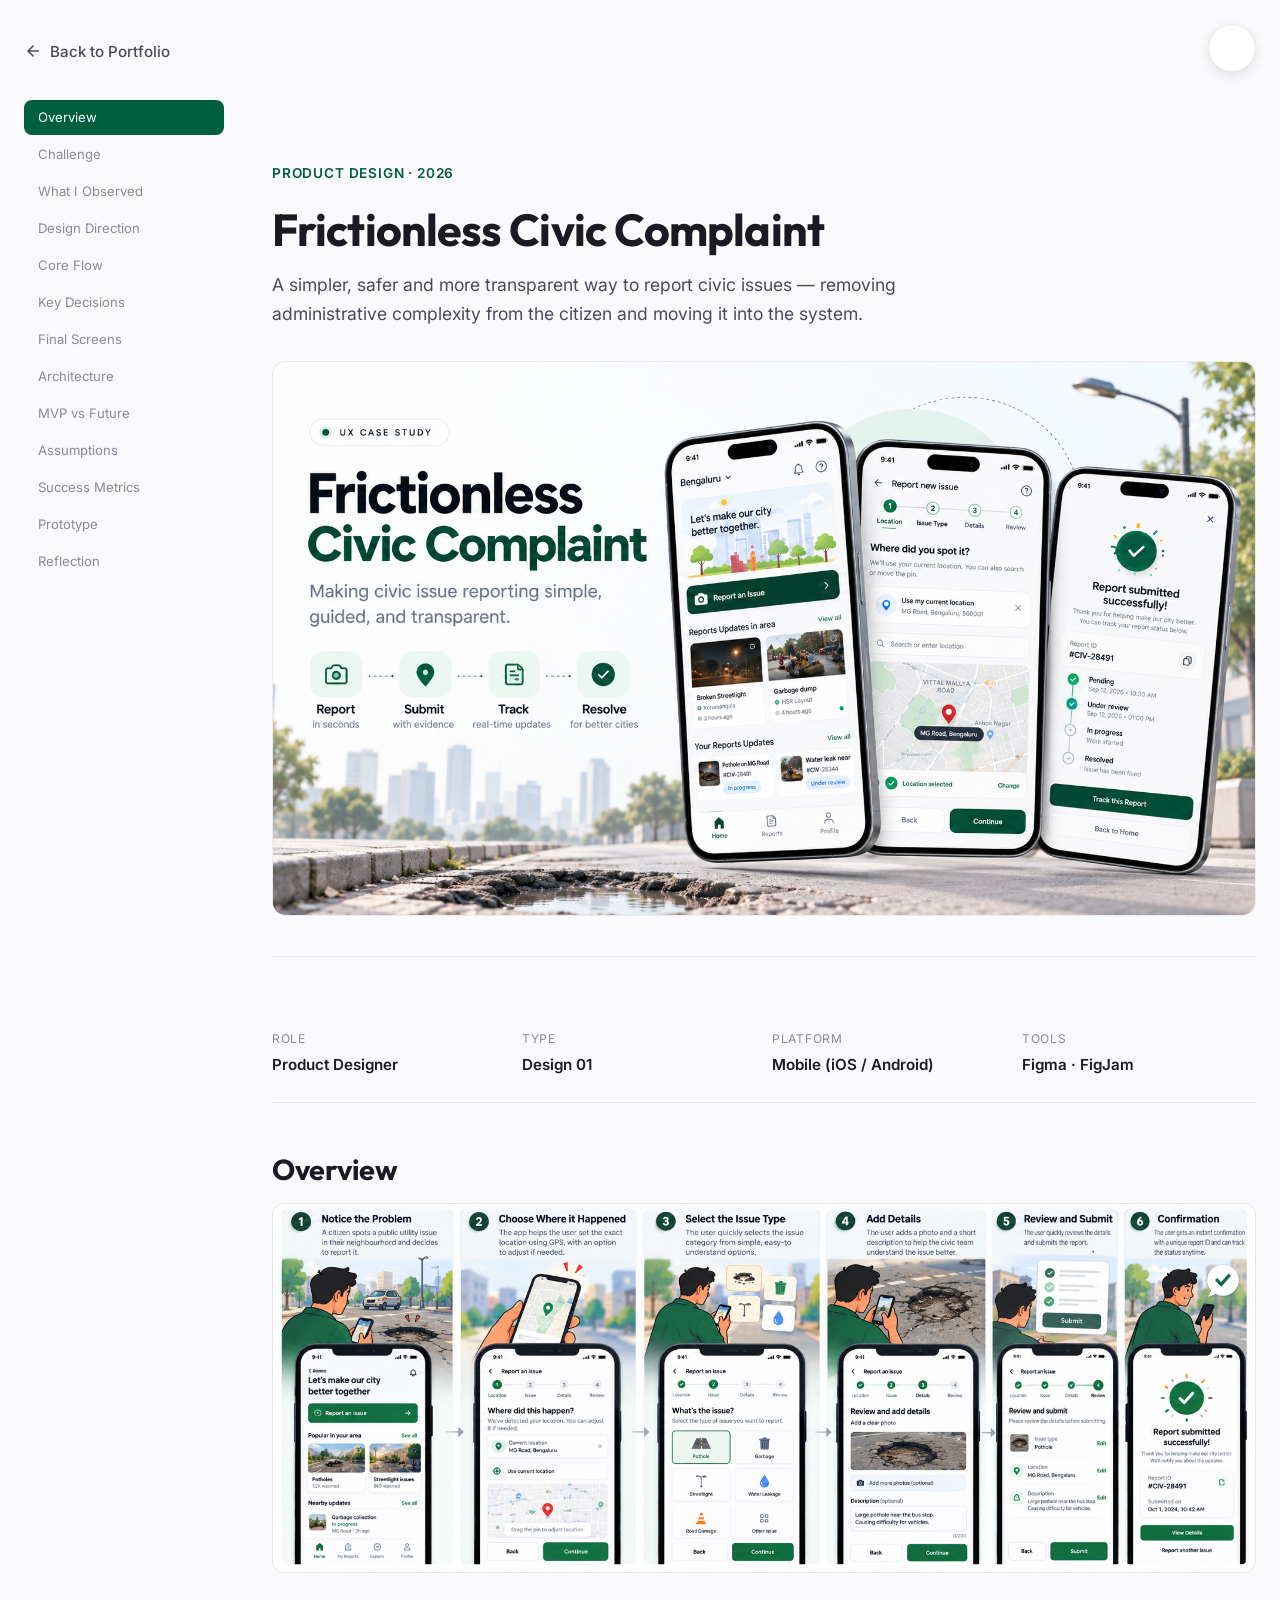
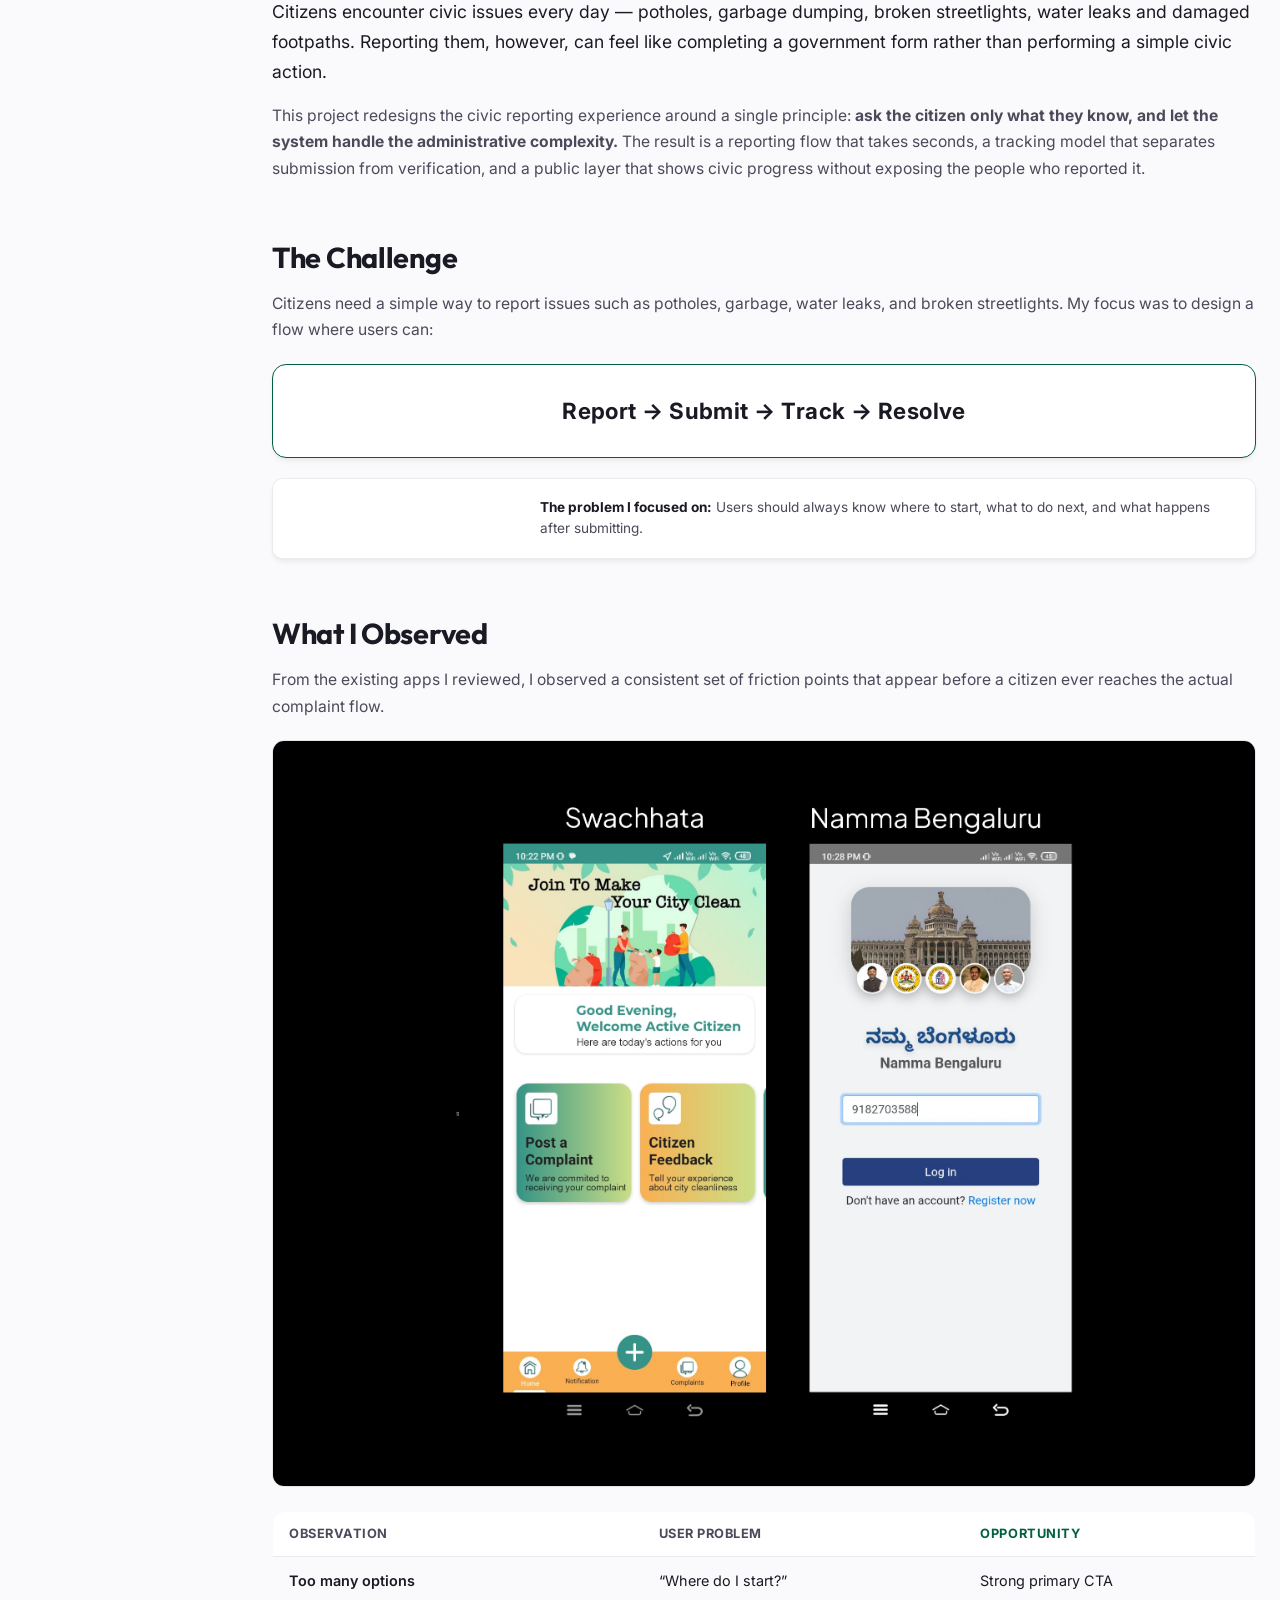
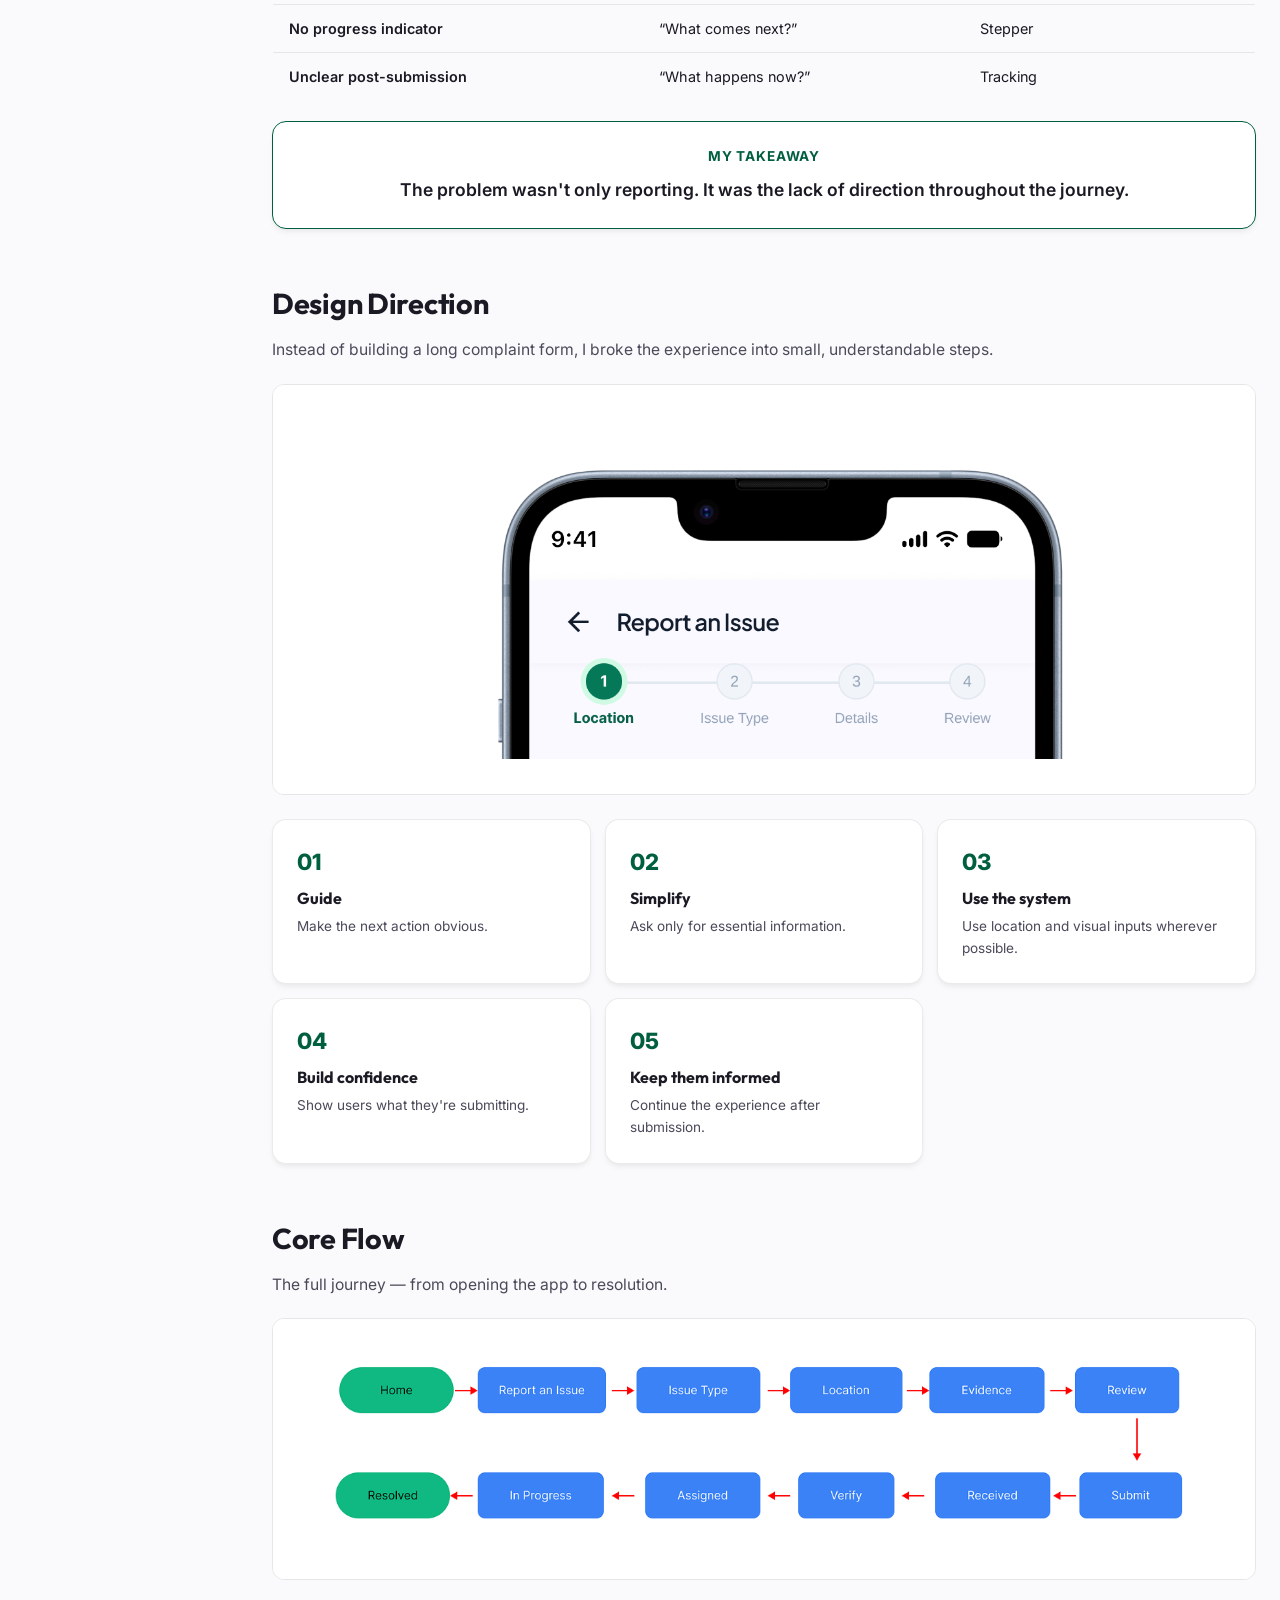
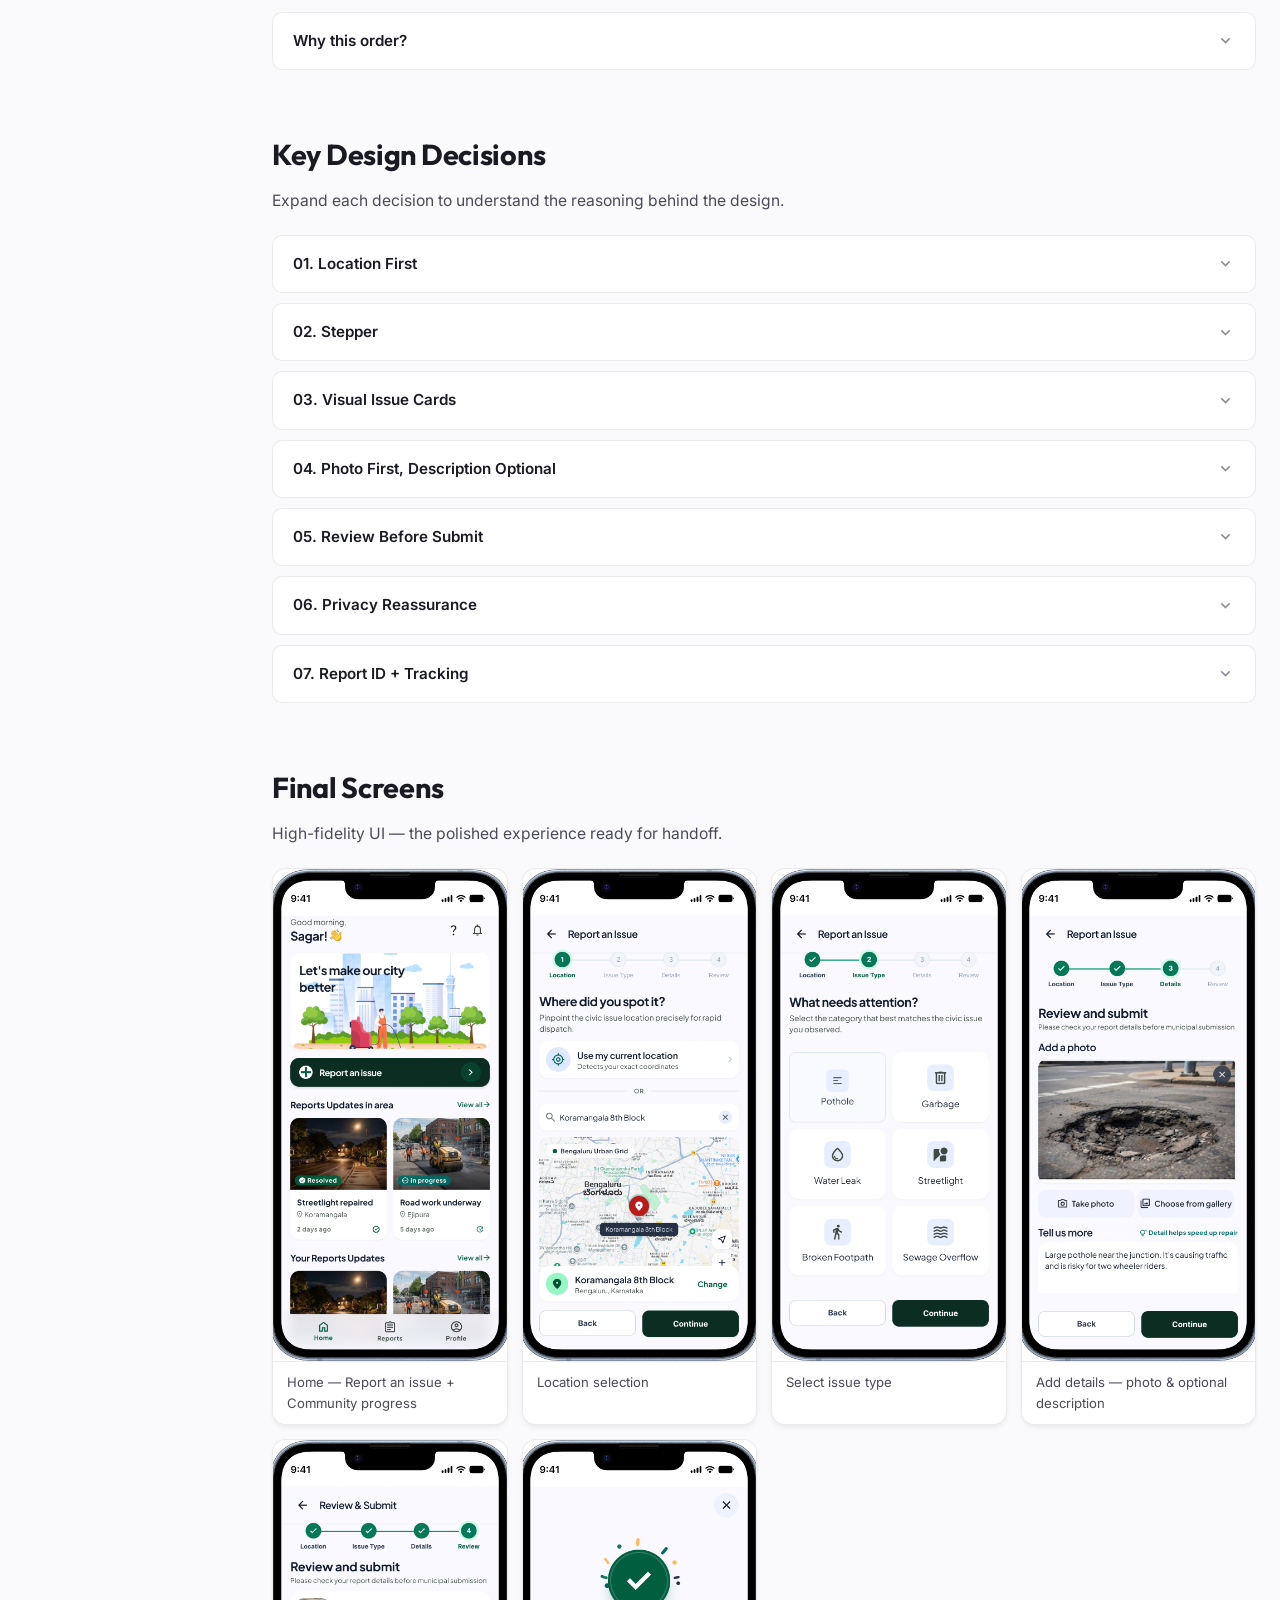
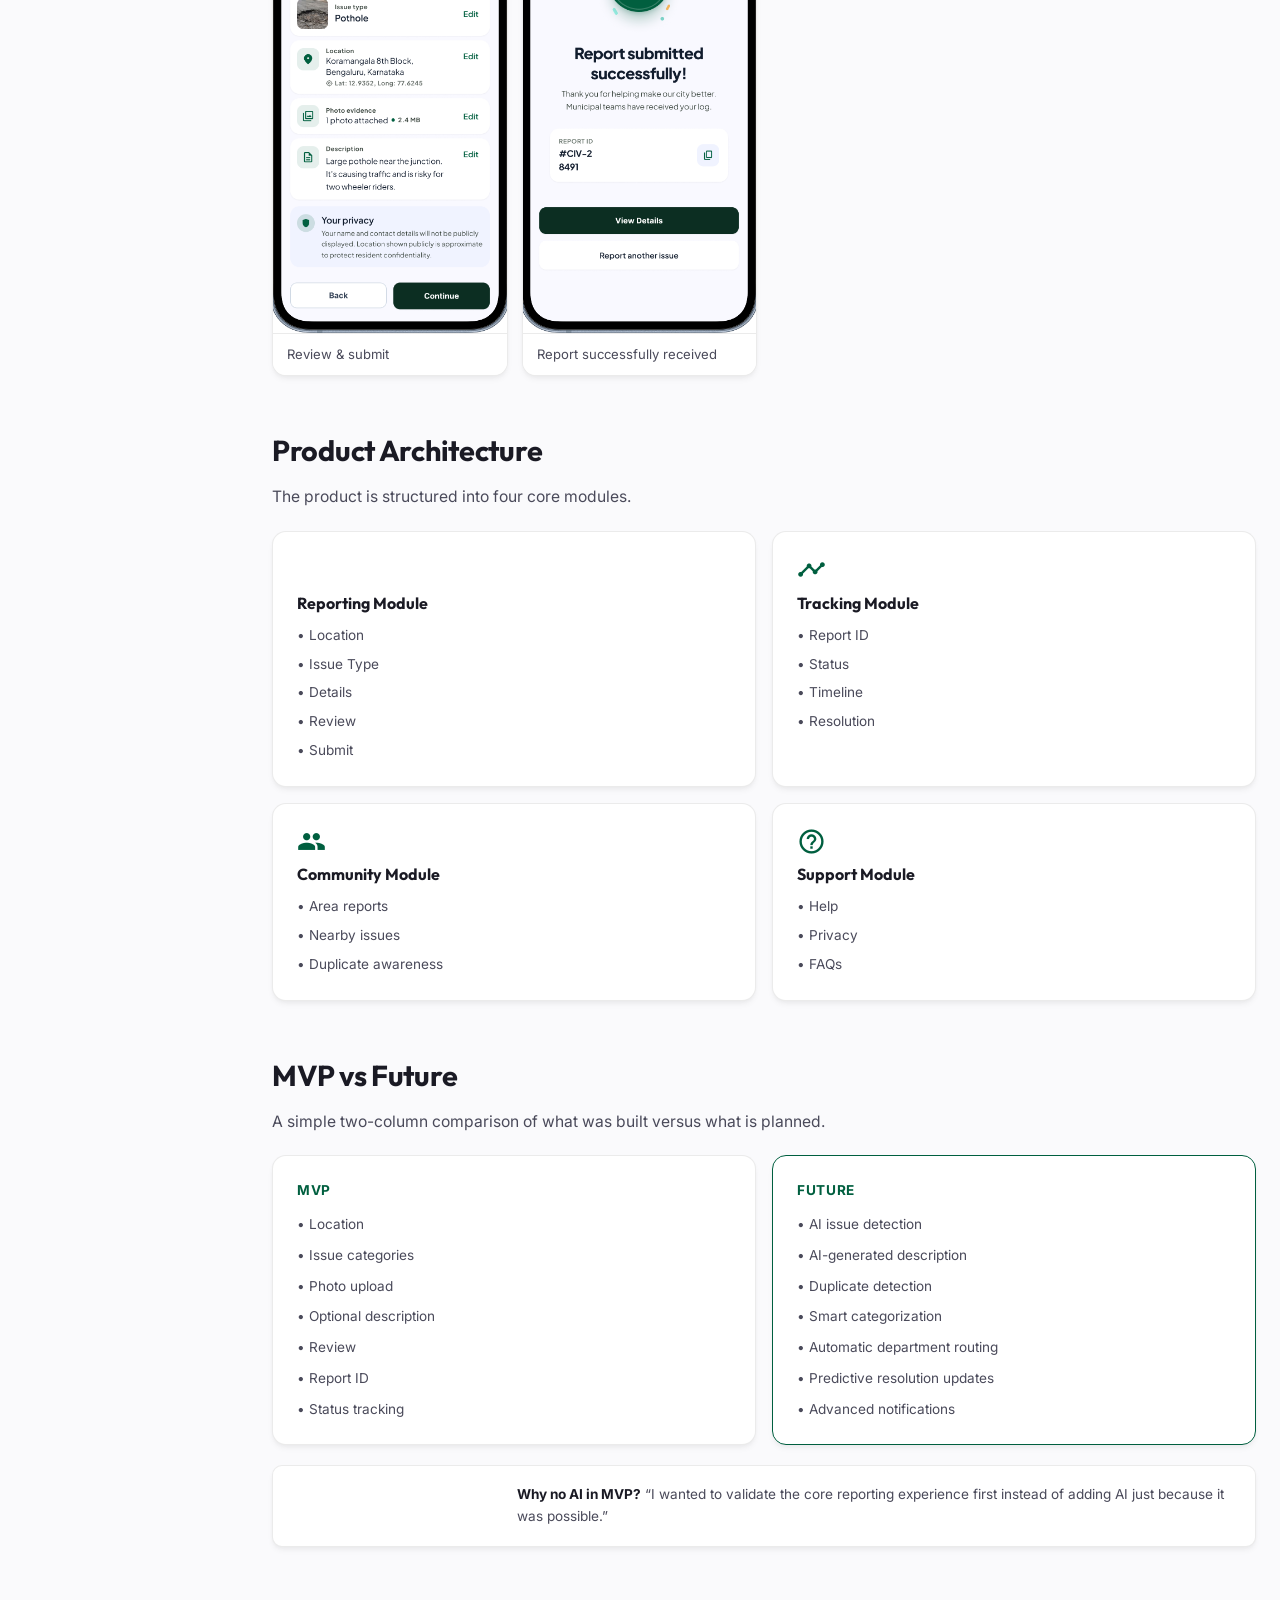
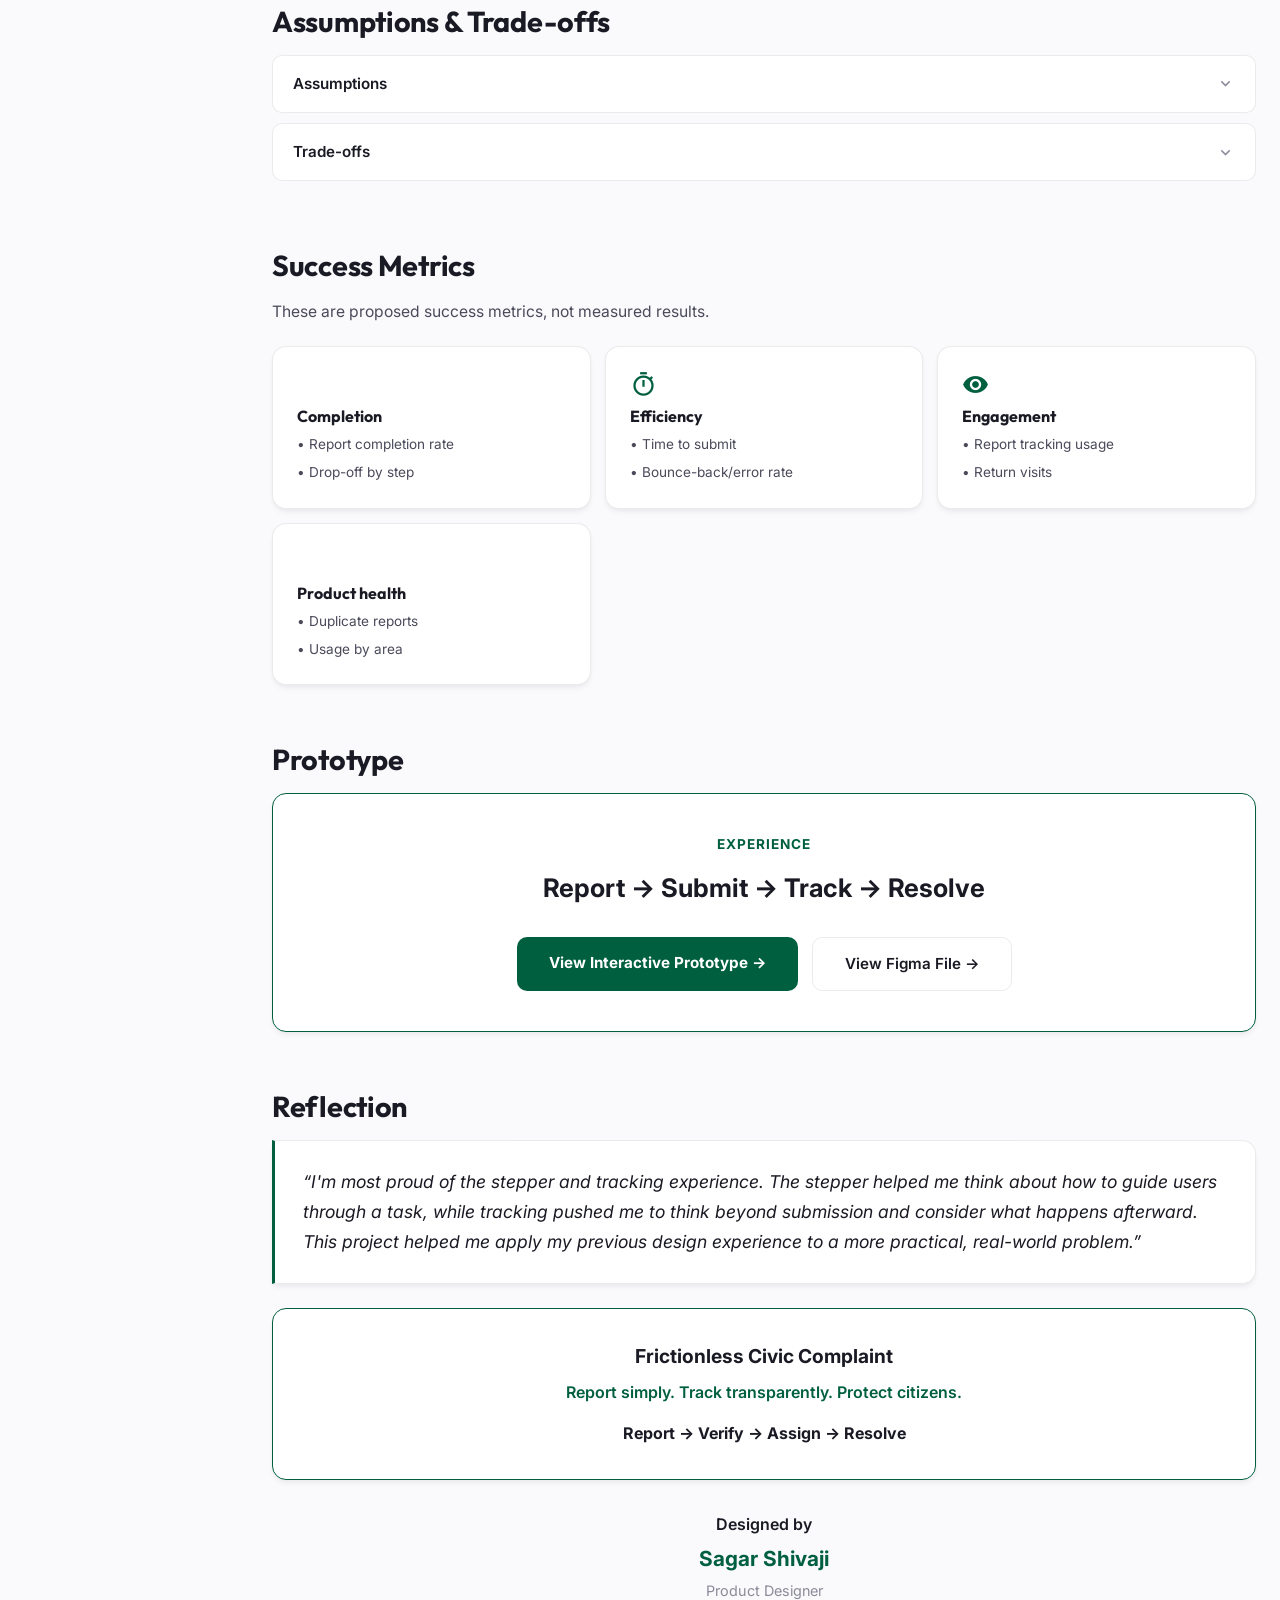
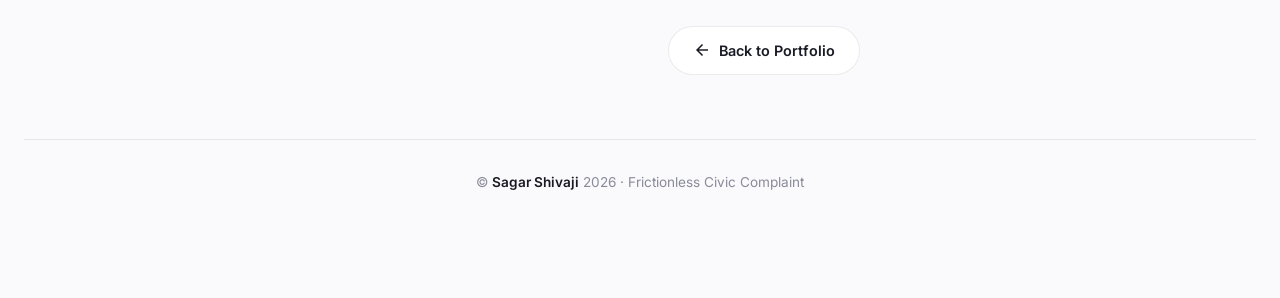
<file: Namma Yatri assignment/index.html>
<!DOCTYPE html>
<html lang="en">
<head>
  <meta charset="UTF-8" />
  <meta name="viewport" content="width=device-width, initial-scale=1.0" />
  <title>Frictionless Civic Complaint · Case Study</title>
  <link rel="preconnect" href="https://fonts.googleapis.com" />
  <link rel="preconnect" href="https://fonts.gstatic.com" crossorigin />
  <link href="https://fonts.googleapis.com/css2?family=Outfit:wght@400;500;600;700&family=Inter:wght@400;500;600&display=swap" rel="stylesheet" />
  <link href="https://fonts.googleapis.com/icon?family=Material+Icons" rel="stylesheet" />
  <style>
    /* ============================================================
       DESIGN TOKENS
       ============================================================ */
    :root {
      --bg: #FAFAFC;
      --bg-surface: #FFFFFF;
      --card-bg: #FFFFFF;
      --card-border: rgba(0, 0, 0, 0.08);
      --text-primary: #1A1A24;
      --text-secondary: #4A4A5A;
      --text-tertiary: #8A8A9A;
      --accent: #005F3F;
      --accent-soft: rgba(37, 99, 235, 0.12);
      --success: #10B981;
      --danger: #EF4444;
      --radius: 14px;
      --radius-sm: 10px;
      --max-width: 1280px;
      --font-heading: 'Outfit', sans-serif;
      --font-body: 'Inter', sans-serif;
    }

    body.dark-mode {
      --bg: #0d0d16;
      --bg-surface: rgba(255, 255, 255, 0.04);
      --card-bg: rgba(255, 255, 255, 0.03);
      --card-border: rgba(255, 255, 255, 0.08);
      --text-primary: #f0f0f5;
      --text-secondary: #a0a0b0;
      --text-tertiary: #6a6a7a;
      --accent: #0CB97F;
      --accent-soft: rgba(59, 130, 246, 0.15);
    }
    body.dark-mode .card {
      box-shadow: none;
    }

    /* ============================================================
       RESET & BASE
       ============================================================ */
    * { margin: 0; padding: 0; box-sizing: border-box; }
    html { scroll-behavior: smooth; }
    body {
      background: var(--bg);
      color: var(--text-primary);
      font-family: var(--font-body);
      font-size: 16px;
      line-height: 1.6;
      -webkit-font-smoothing: antialiased;
      padding: 0 24px;
    }
    img { max-width: 100%; display: block; }
    a { color: inherit; text-decoration: none; }
    ul { list-style: none; }

    /* ============================================================
       TYPOGRAPHY
       ============================================================ */
    h1, h2, h3, h4 {
      font-family: var(--font-heading);
      font-weight: 700;
      line-height: 1.25;
      color: var(--text-primary);
    }
    h1 { font-size: 2.8rem; letter-spacing: -0.02em; }
    h2 { font-size: 1.8rem; letter-spacing: -0.01em; }
    h3 { font-size: 1.25rem; }
    h4 { font-size: 1rem; }

    .body-large { font-size: 1.1rem; line-height: 1.7; }
    .body-base { font-size: 0.98rem; line-height: 1.7; }
    .small { font-size: 0.85rem; line-height: 1.6; }
    .text-secondary { color: var(--text-secondary); }
    .text-tertiary { color: var(--text-tertiary); }
    .text-primary { color: var(--text-primary); }
    .accent-text { color: var(--accent); }
    .font-semibold { font-weight: 600; }
    .font-bold { font-weight: 700; }

    /* ============================================================
       LAYOUT
       ============================================================ */
    .container {
      max-width: var(--max-width);
      margin: 0 auto;
      padding: 40px 0 80px;
    }

    /* ============================================================
       HERO SECTION — now inside Overview, with image at the top
       ============================================================ */
    .hero {
      padding: 60px 0 40px;
      border-bottom: 1px solid var(--card-border);
      margin-bottom: 48px;
    }
    .hero-image {
      width: 100%;
      border-radius: var(--radius);
      overflow: hidden;
      margin-bottom: 32px;
      border: 1px solid var(--card-border);
      background: var(--bg-surface);
    }
    .hero-image img {
      width: 100%;
      height: auto;
      display: block;
    }
    .hero .caption {
      font-size: 0.85rem;
      font-weight: 600;
      letter-spacing: 0.06em;
      text-transform: uppercase;
      color: var(--accent);
    }
    .hero h1 { margin: 16px 0 12px; max-width: 840px; }
    .hero p {
      max-width: 680px;
      color: var(--text-secondary);
      font-size: 1.1rem;
      line-height: 1.7;
    }

    /* Info bar — kept but now below the hero */
    .info-bar {
      display: grid;
      grid-template-columns: repeat(auto-fit, minmax(140px, 1fr));
      gap: 16px;
      padding: 24px 0;
      border-bottom: 1px solid var(--card-border);
      margin-bottom: 48px;
    }
    .info-item span {
      display: block;
      font-size: 0.75rem;
      text-transform: uppercase;
      letter-spacing: 0.06em;
      color: var(--text-tertiary);
      margin-bottom: 4px;
    }
    .info-item strong {
      font-size: 0.95rem;
      font-weight: 600;
      color: var(--text-primary);
    }

    .project-layout {
      display: grid;
      grid-template-columns: 200px 1fr;
      gap: 48px;
      align-items: start;
    }

    .sticky-nav {
      position: sticky;
      top: 32px;
      display: flex;
      flex-direction: column;
      gap: 2px;
    }
    .sticky-nav a {
      font-size: 0.82rem;
      padding: 7px 12px;
      border-radius: 8px;
      color: var(--text-tertiary);
      transition: all 0.2s ease;
      border-left: 2px solid transparent;
    }
    .sticky-nav a:hover {
      color: var(--text-primary);
      background: var(--bg-surface);
    }
    .sticky-nav a.active {
      color: #ffffff;
      background: var(--accent);
    }

    .project-content-block {
      display: flex;
      flex-direction: column;
      gap: 56px;
    }
    .content-section { scroll-margin-top: 32px; }

    /* ============================================================
       COMPONENTS
       ============================================================ */
    .card {
      background: var(--card-bg);
      border: 1px solid var(--card-border);
      border-radius: var(--radius);
      padding: 24px;
      box-shadow: 0 4px 6px -1px rgba(0, 0, 0, 0.05), 0 2px 4px -1px rgba(0, 0, 0, 0.03);
    }
    .card-sm {
      padding: 18px 20px;
      border-radius: var(--radius-sm);
    }

    .grid-2 { display: grid; grid-template-columns: 1fr 1fr; gap: 16px; }
    .grid-3 { display: grid; grid-template-columns: repeat(auto-fill, minmax(220px, 1fr)); gap: 14px; }
    .grid-auto { display: grid; grid-template-columns: repeat(auto-fill, minmax(240px, 1fr)); gap: 14px; }

    .flow-step {
      display: flex;
      align-items: center;
      gap: 16px;
      padding: 12px 18px;
      background: var(--card-bg);
      border-radius: var(--radius-sm);
      border: 1px solid var(--card-border);
    }
    .flow-step-num {
      font-weight: 800;
      color: var(--accent);
      min-width: 28px;
      font-size: 1.1rem;
    }
    .flow-arrow {
      text-align: center;
      color: var(--text-tertiary);
      font-size: 1.1rem;
      line-height: 1;
      margin: -2px 0;
    }

    .timeline-item {
      display: flex;
      align-items: flex-start;
      gap: 14px;
      padding-bottom: 18px;
      border-left: 2px solid var(--card-border);
      margin-left: 8px;
      padding-left: 20px;
      position: relative;
    }
    .timeline-item:last-child { padding-bottom: 0; border-left-color: transparent; }
    .timeline-dot {
      position: absolute;
      left: -9px;
      top: 0;
      width: 16px;
      height: 16px;
      border-radius: 50%;
      background: var(--card-border);
    }
    .timeline-dot.done { background: var(--success); }
    .timeline-dot.active { background: var(--accent); box-shadow: 0 0 0 4px var(--accent-soft); }
    .timeline-dot.pending { background: var(--bg-surface); border: 2px solid var(--card-border); }

    .compare-table {
      width: 100%;
      border-collapse: collapse;
      font-size: 0.9rem;
      border-radius: var(--radius);
      overflow: hidden;
      border: 1px solid var(--card-border);
    }
    .compare-table th,
    .compare-table td {
      padding: 12px 16px;
      text-align: left;
      border-bottom: 1px solid var(--card-border);
      vertical-align: top;
    }
    .compare-table thead th {
      background: var(--card-bg);
      font-weight: 700;
      font-size: 0.8rem;
      text-transform: uppercase;
      letter-spacing: 0.04em;
      color: var(--text-secondary);
    }
    .compare-table thead th:last-child { color: var(--accent); }
    .compare-table tbody tr:last-child td { border-bottom: none; }
    .compare-table tbody td:first-child {
      font-weight: 600;
      color: var(--text-primary);
      white-space: nowrap;
    }

    .qa-card {
      background: var(--card-bg);
      border: 1px solid var(--card-border);
      border-radius: var(--radius);
      padding: 20px 22px;
      margin-bottom: 14px;
    }
    .qa-card h4 { font-weight: 700; font-size: 0.98rem; margin-bottom: 8px; }
    .qa-card p { font-size: 0.92rem; color: var(--text-secondary); line-height: 1.65; }

    .mb-0 { margin-bottom: 0; }
    .mb-8 { margin-bottom: 8px; }
    .mb-12 { margin-bottom: 12px; }
    .mb-16 { margin-bottom: 16px; }
    .mb-20 { margin-bottom: 20px; }
    .mb-24 { margin-bottom: 24px; }
    .mb-32 { margin-bottom: 32px; }
    .mt-16 { margin-top: 16px; }
    .mt-20 { margin-top: 20px; }
    .mt-24 { margin-top: 24px; }

    .tag {
      display: inline-block;
      padding: 6px 14px;
      background: var(--bg-surface);
      border: 1px solid var(--card-border);
      border-radius: 20px;
      font-size: 0.82rem;
    }

    .img-caption {
      display: block;
      padding: 10px 14px;
      font-size: 0.82rem;
      color: var(--text-secondary);
      border-top: 1px solid var(--card-border);
      background: var(--card-bg);
    }

    /* Accordion */
    .accordion-item {
      border: 1px solid var(--card-border);
      border-radius: var(--radius-sm);
      overflow: hidden;
      margin-bottom: 10px;
      background: var(--card-bg);
    }
    .accordion-header {
      display: flex;
      align-items: center;
      justify-content: space-between;
      padding: 16px 20px;
      cursor: pointer;
      font-weight: 600;
      font-size: 0.95rem;
      transition: background 0.2s;
      user-select: none;
    }
    .accordion-header:hover { background: var(--bg-surface); }
    .accordion-header .material-icons {
      font-size: 1.2rem;
      transition: transform 0.25s ease;
      color: var(--text-tertiary);
    }
    .accordion-item.open .accordion-header .material-icons {
      transform: rotate(180deg);
      color: var(--accent);
    }
    .accordion-body {
      max-height: 0;
      overflow: hidden;
      transition: max-height 0.3s ease, padding 0.3s ease;
      padding: 0 20px;
    }
    .accordion-item.open .accordion-body {
      max-height: 700px;
      padding: 0 20px 20px 20px;
    }

    .footer {
      border-top: 1px solid var(--card-border);
      padding: 32px 0 24px;
      margin-top: 64px;
      text-align: center;
      font-size: 0.85rem;
      color: var(--text-tertiary);
    }

    /* ============================================================
       RESPONSIVE
       ============================================================ */
    @media (max-width: 900px) {
      .project-layout { grid-template-columns: 1fr; gap: 32px; }
      .sticky-nav {
        position: static;
        flex-direction: row;
        flex-wrap: wrap;
        gap: 4px;
        padding-bottom: 16px;
        border-bottom: 1px solid var(--card-border);
      }
      .sticky-nav a {
        border-left: none;
        border-bottom: 2px solid transparent;
        padding: 6px 10px;
        font-size: 0.78rem;
      }
      .sticky-nav a.active { border-left: none; border-bottom-color: var(--accent); }
      .grid-2 { grid-template-columns: 1fr; }
      h1 { font-size: 2rem; }
      h2 { font-size: 1.5rem; }
    }
    @media (max-width: 600px) {
      body { padding: 0 16px; }
      .compare-table { font-size: 0.78rem; }
      .compare-table th, .compare-table td { padding: 8px 10px; }
      .compare-table tbody td:first-child { white-space: normal; }
    }
    @media (max-width: 400px) {
      h1 { font-size: 1.6rem; }
      h2 { font-size: 1.3rem; }
      .card { padding: 16px; }
      .grid-3, .grid-auto { grid-template-columns: 1fr; }
      .info-bar { grid-template-columns: 1fr; gap: 12px; }
      .project-content-block { gap: 40px; }
      .container { padding: 24px 0 60px; }
    }
    .theme-toggle {
      position: fixed;
      top: 24px;
      right: 24px;
      width: 48px;
      height: 48px;
      border-radius: 50%;
      background: var(--card-bg);
      border: 1px solid var(--card-border);
      color: var(--text-primary);
      display: flex;
      align-items: center;
      justify-content: center;
      cursor: pointer;
      box-shadow: 0 4px 12px rgba(0,0,0,0.1);
      z-index: 1000;
      transition: transform 0.2s;
    }
    .theme-toggle:hover {
      transform: scale(1.05);
    }
    @media (max-width: 600px) {
      .theme-toggle {
        top: 16px;
        right: 16px;
        width: 44px;
        height: 44px;
      }
    }
  </style>
</head>
<body>

  <!-- Theme Toggle Button -->
  <button class="theme-toggle" id="themeToggle" aria-label="Toggle dark mode">
    <span class="material-icons" id="themeIcon">dark_mode</span>
  </button>

  <div class="container">

    <!-- Back to Portfolio -->
    <div style="margin-bottom: 32px;">
      <a href="https://sagarshivaji.github.io/SagarShivaji2.0/" style="display:inline-flex; align-items:center; gap:8px; color:var(--text-secondary); font-weight:500; font-size:0.95rem; text-decoration:none;">
        <span class="material-icons" style="font-size:1.1rem;">arrow_back</span>
        Back to Portfolio
      </a>
    </div>

    <!-- ============================================================
         PROJECT LAYOUT
         ============================================================ -->
    <div class="project-layout">

      <!-- Sticky Nav -->
      <nav class="sticky-nav" id="stickyNav">
        <a href="#overview" class="active">Overview</a>
        <a href="#challenge">Challenge</a>
        <a href="#observed">What I Observed</a>
        <a href="#direction">Design Direction</a>
        <a href="#flow">Core Flow</a>
        <a href="#decisions">Key Decisions</a>
        <a href="#final-screens">Final Screens</a>
        <a href="#architecture">Architecture</a>
        <a href="#mvp">MVP vs Future</a>
        <a href="#tradeoffs">Assumptions</a>
        <a href="#metrics">Success Metrics</a>
        <a href="#prototype">Prototype</a>
        <a href="#reflection">Reflection</a>
      </nav>

      <!-- Content -->
      <div class="project-content-block">

        <!-- ===== OVERVIEW (includes HERO with image at top) ===== -->
        <section id="overview" class="content-section">

          <!-- HERO block inside overview -->
          <header class="hero">

            <span class="caption">Product Design · 2026</span>
            <h1>Frictionless Civic Complaint</h1>
            <p style="margin-bottom: 32px;">
              A simpler, safer and more transparent way to report civic issues —
              removing administrative complexity from the citizen and moving it into the system.
            </p>

            <!-- Hero image -->
            <div class="hero-image" style="margin-bottom: 0;">
              <img src="images/hero-image.png" alt="Frictionless Civic Complaint hero mockup" />
            </div>

          </header>

          <!-- Info bar now part of overview, right after hero -->
          <div class="info-bar">
            <div class="info-item">
              <span>Role</span>
              <strong>Product Designer</strong>
            </div>
            <div class="info-item">
              <span>Type</span>
              <strong>Design   01</strong>
            </div>
            <div class="info-item">
              <span>Platform</span>
              <strong>Mobile (iOS / Android)</strong>
            </div>
            <div class="info-item">
              <span>Tools</span>
              <strong>Figma · FigJam</strong>
            </div>
          </div>

          <h2 class="mb-16">Overview</h2>
          <div style="margin-bottom: 24px;">
            <img src="images/storyboard.png" alt="Overview user flow" style="width:100%; border-radius:12px; border:1px solid var(--card-border);" />
          </div>
          <div>
            <p class="body-large text-primary mb-16">
              Citizens encounter civic issues every day — potholes, garbage dumping, broken streetlights, water leaks and damaged footpaths. Reporting them, however, can feel like completing a government form rather than performing a simple civic action.
            </p>
            <p class="body-base text-secondary">
              This project redesigns the civic reporting experience around a single principle: <strong>ask the citizen only what they know, and let the system handle the administrative complexity.</strong> The result is a reporting flow that takes seconds, a tracking model that separates submission from verification, and a public layer that shows civic progress without exposing the people who reported it.
            </p>
          </div>
        </section>

        <!-- ===== CHALLENGE ===== -->
        <section id="challenge" class="content-section">
          <h2 class="mb-16">The Challenge</h2>
          <p class="body-base text-secondary mb-20">
            Citizens need a simple way to report issues such as potholes, garbage, water leaks, and broken streetlights. My focus was to design a flow where users can:
          </p>
          <div class="card mb-20" style="border-color:var(--accent); text-align:center; padding:28px;">
            <p style="font-size:1.4rem; font-weight:700; letter-spacing:0.02em;">Report → Submit → Track → Resolve</p>
          </div>
          <div class="card card-sm" style="display:flex; align-items:flex-start; gap:14px;">
            <span class="material-icons accent-text" style="font-size:1.6rem; min-width:30px;">psychology</span>
            <p class="small text-secondary" style="line-height:1.6;">
              <strong class="text-primary">The problem I focused on:</strong> Users should always know where to start, what to do next, and what happens after submitting.
            </p>
          </div>
        </section>

        <!-- ===== WHAT I OBSERVED ===== -->
        <section id="observed" class="content-section">
          <h2 class="mb-16">What I Observed</h2>
          <p class="body-base text-secondary mb-20">
            From the existing apps I reviewed, I observed a consistent set of friction points that appear before a citizen ever reaches the actual complaint flow.
          </p>
          <div style="margin-bottom: 24px;">
            <img src="images/competitors.png" alt="Competitor analysis" style="width:100%; border-radius:12px; border:1px solid var(--card-border);" />
          </div>
          <div style="overflow-x:auto;" class="mb-20">
            <table class="compare-table">
              <thead>
                <tr>
                  <th>Observation</th>
                  <th>User problem</th>
                  <th>Opportunity</th>
                </tr>
              </thead>
              <tbody>
                <tr>
                  <td>Too many options</td>
                  <td>“Where do I start?”</td>
                  <td>Strong primary CTA</td>
                </tr>
                <tr>
                  <td>No progress indicator</td>
                  <td>“What comes next?”</td>
                  <td>Stepper</td>
                </tr>
                <tr>
                  <td>Unclear post-submission</td>
                  <td>“What happens now?”</td>
                  <td>Tracking</td>
                </tr>
              </tbody>
            </table>
          </div>
          <div class="card" style="border-color:var(--accent); text-align:center; padding:24px;">
            <p class="small font-bold mb-8" style="text-transform:uppercase; letter-spacing:0.06em; color:var(--accent);">My takeaway</p>
            <p style="font-size:1.1rem; font-weight:600;">The problem wasn't only reporting. It was the lack of direction throughout the journey.</p>
          </div>
        </section>

        <!-- ===== DESIGN DIRECTION ===== -->
        <section id="direction" class="content-section">
          <h2 class="mb-16">Design Direction</h2>
          <p class="body-base text-secondary mb-20">
            Instead of building a long complaint form, I broke the experience into small, understandable steps.
          </p>
          <div style="margin-bottom: 24px;">
            <img src="images/steps.png" alt="Design direction steps" style="width:100%; border-radius:12px; border:1px solid var(--card-border);" />
          </div>
          <div class="grid-auto">
            <div class="card">
              <span style="font-weight:800; font-size:1.4rem; color:var(--accent); display:block; margin-bottom:8px;">01</span>
              <h4 class="mb-8">Guide</h4>
              <p class="small text-secondary">Make the next action obvious.</p>
            </div>
            <div class="card">
              <span style="font-weight:800; font-size:1.4rem; color:var(--accent); display:block; margin-bottom:8px;">02</span>
              <h4 class="mb-8">Simplify</h4>
              <p class="small text-secondary">Ask only for essential information.</p>
            </div>
            <div class="card">
              <span style="font-weight:800; font-size:1.4rem; color:var(--accent); display:block; margin-bottom:8px;">03</span>
              <h4 class="mb-8">Use the system</h4>
              <p class="small text-secondary">Use location and visual inputs wherever possible.</p>
            </div>
            <div class="card">
              <span style="font-weight:800; font-size:1.4rem; color:var(--accent); display:block; margin-bottom:8px;">04</span>
              <h4 class="mb-8">Build confidence</h4>
              <p class="small text-secondary">Show users what they're submitting.</p>
            </div>
            <div class="card">
              <span style="font-weight:800; font-size:1.4rem; color:var(--accent); display:block; margin-bottom:8px;">05</span>
              <h4 class="mb-8">Keep them informed</h4>
              <p class="small text-secondary">Continue the experience after submission.</p>
            </div>
          </div>
        </section>

        <!-- ===== CORE FLOW ===== -->
        <section id="flow" class="content-section">
          <h2 class="mb-16">Core Flow</h2>
          <p class="body-base text-secondary mb-20">The full journey — from opening the app to resolution.</p>
          <div style="margin-bottom:32px;">
            <img src="images/userflow.png" alt="User flow diagram" style="width:100%; border-radius:12px; border:1px solid var(--card-border);" />
          </div>
           

          <div class="accordion-item">
            <div class="accordion-header" onclick="toggleAccordion(this)">
              <span>Why this order?</span>
              <span class="material-icons">expand_more</span>
            </div>
            <div class="accordion-body">
              <p class="small text-secondary" style="line-height:1.7;">
                Location → What happened → Evidence → Confirmation → Tracking. This keeps the main journey simple while explaining the product thinking. The issue exists at a physical location, so location comes first. Then the citizen describes what happened and provides evidence. Review builds confidence before submission, and tracking continues the experience after.
              </p>
            </div>
          </div>
        </section>

        <!-- ===== KEY DESIGN DECISIONS ===== -->
        <section id="decisions" class="content-section">
          <h2 class="mb-16">Key Design Decisions</h2>
          <p class="body-base text-secondary mb-20">
            Expand each decision to understand the reasoning behind the design.
          </p>

          <!-- 01 Location First -->
          <div class="accordion-item">
            <div class="accordion-header" onclick="toggleAccordion(this)">
              <span>01. Location First</span>
              <span class="material-icons">expand_more</span>
            </div>
            <div class="accordion-body">
              <p class="small text-secondary mb-12" style="line-height:1.7;">
                <strong class="text-primary">Why?</strong> The issue exists at a physical location, so I wanted the system to handle location detection instead of making users manually explain where they are.
              </p>
              <p class="small text-secondary" style="line-height:1.7;">
                <strong class="text-primary">Design decision:</strong> Current location + change/search location.
              </p>
            </div>
          </div>

          <!-- 02 Stepper -->
          <div class="accordion-item">
            <div class="accordion-header" onclick="toggleAccordion(this)">
              <span>02. Stepper</span>
              <span class="material-icons">expand_more</span>
            </div>
            <div class="accordion-body">
              <p class="small text-secondary mb-12" style="line-height:1.7;">
                <strong class="text-primary">Why?</strong> I wanted users to know:
              </p>
              <ul style="display:flex; flex-direction:column; gap:6px; margin-bottom:12px;">
                <li class="small text-secondary">• Where they are</li>
                <li class="small text-secondary">• What they've completed</li>
                <li class="small text-secondary">• What's next</li>
              </ul>
              <p class="small text-secondary" style="line-height:1.7;">
                <strong class="text-primary">Design decision:</strong> Location → Issue → Details → Review
              </p>
            </div>
          </div>

          <!-- 03 Visual Issue Cards -->
          <div class="accordion-item">
            <div class="accordion-header" onclick="toggleAccordion(this)">
              <span>03. Visual Issue Cards</span>
              <span class="material-icons">expand_more</span>
            </div>
            <div class="accordion-body">
              <p class="small text-secondary mb-12" style="line-height:1.7;">
                <strong class="text-primary">Why?</strong> Cards make issue types easier to scan, while icons help users recognize them quickly.
              </p>
              <p class="small text-secondary mb-12" style="line-height:1.7;">
                <strong class="text-primary">Categories:</strong>
              </p>
              <div style="display:flex; flex-wrap:wrap; gap:6px;">
                <span class="tag">Pothole</span>
                <span class="tag">Garbage</span>
                <span class="tag">Water Leak</span>
                <span class="tag">Streetlight</span>
                <span class="tag">Footpath</span>
                <span class="tag">Sewage</span>
              </div>
            </div>
          </div>

          <!-- 04 Photo First -->
          <div class="accordion-item">
            <div class="accordion-header" onclick="toggleAccordion(this)">
              <span>04. Photo First, Description Optional</span>
              <span class="material-icons">expand_more</span>
            </div>
            <div class="accordion-body">
              <p class="small text-secondary mb-12" style="line-height:1.7;">
                <strong class="text-primary">Why?</strong> A photo can communicate the problem clearly, while not every user may be comfortable writing a detailed description.
              </p>
              <p class="small text-secondary" style="line-height:1.7;">
                <strong class="text-primary">Design decision:</strong> Photo = important · Description = optional
              </p>
            </div>
          </div>

          <!-- 05 Review Before Submit -->
          <div class="accordion-item">
            <div class="accordion-header" onclick="toggleAccordion(this)">
              <span>05. Review Before Submit</span>
              <span class="material-icons">expand_more</span>
            </div>
            <div class="accordion-body">
              <p class="small text-secondary mb-12" style="line-height:1.7;">
                <strong class="text-primary">Why?</strong> I wanted users to see exactly what they were going to submit and correct anything before sending the report.
              </p>
              <p class="small text-secondary" style="line-height:1.7;">
                <strong class="text-primary">Design decision:</strong> Issue + Location + Photo + Description + Edit
              </p>
            </div>
          </div>

          <!-- 06 Privacy Reassurance -->
          <div class="accordion-item">
            <div class="accordion-header" onclick="toggleAccordion(this)">
              <span>06. Privacy Reassurance</span>
              <span class="material-icons">expand_more</span>
            </div>
            <div class="accordion-body">
              <p class="small text-secondary mb-12" style="line-height:1.7;">
                <strong class="text-primary">Why?</strong> Some users may hesitate to report an issue if they're concerned about being identified.
              </p>
              <p class="small text-secondary" style="line-height:1.7;">
                <strong class="text-primary">Design decision:</strong> Provide privacy reassurance at the point where the user is about to submit.
              </p>
            </div>
          </div>

          <!-- 07 Report ID + Tracking -->
          <div class="accordion-item">
            <div class="accordion-header" onclick="toggleAccordion(this)">
              <span>07. Report ID + Tracking</span>
              <span class="material-icons">expand_more</span>
            </div>
            <div class="accordion-body">
              <p class="small text-secondary mb-12" style="line-height:1.7;">
                <strong class="text-primary">Why?</strong> The experience shouldn't end after submission. Users may want to know: Was it verified? Has work started? Is it completed?
              </p>
              <p class="small text-secondary mb-12" style="line-height:1.7;">
                <strong class="text-primary">Tracking:</strong>
              </p>
              <div style="display:flex; flex-wrap:wrap; align-items:center; gap:8px;">
                <span style="padding:6px 14px; background:var(--card-bg); border:1px solid var(--card-border); border-radius:20px; font-size:0.82rem;">Pending</span>
                <span class="text-tertiary">→</span>
                <span style="padding:6px 14px; background:var(--card-bg); border:1px solid var(--card-border); border-radius:20px; font-size:0.82rem;">Under Review</span>
                <span class="text-tertiary">→</span>
                <span style="padding:6px 14px; background:var(--card-bg); border:1px solid var(--accent); border-radius:20px; font-size:0.82rem; color:var(--accent);">In Progress</span>
                <span class="text-tertiary">→</span>
                <span style="padding:6px 14px; background:var(--card-bg); border:1px solid var(--success); border-radius:20px; font-size:0.82rem;">Resolved</span>
              </div>
            </div>
          </div>
        </section>

        <!-- ===== FINAL SCREENS ===== -->
        <section id="final-screens" class="content-section">
          <h2 class="mb-16">Final Screens</h2>
          <p class="body-base text-secondary mb-20">
            High-fidelity UI — the polished experience ready for handoff.
          </p>
          <div class="grid-3">
            <div class="card" style="overflow:hidden; padding:0;">
              <img src="images/1. Home (High-Fidelity).png" alt="Final — Home screen" style="width:100%; aspect-ratio:9/19; object-fit:cover; background:var(--bg-surface);" />
              <span class="img-caption">Home — Report an issue + Community progress</span>
            </div>
            <div class="card" style="overflow:hidden; padding:0;">
              <img src="images/2. Location (High-Fidelity).png" alt="Final — Location" style="width:100%; aspect-ratio:9/19; object-fit:cover; background:var(--bg-surface);" />
              <span class="img-caption">Location selection</span>
            </div>
            <div class="card" style="overflow:hidden; padding:0;">
              <img src="images/3. Issue Type (High-Fidelity).png" alt="Final — Issue Type" style="width:100%; aspect-ratio:9/19; object-fit:cover; background:var(--bg-surface);" />
              <span class="img-caption">Select issue type</span>
            </div>
            <div class="card" style="overflow:hidden; padding:0;">
              <img src="images/4. Add Details (High-Fidelity).png" alt="Final — Add details" style="width:100%; aspect-ratio:9/19; object-fit:cover; background:var(--bg-surface);" />
              <span class="img-caption">Add details — photo &amp; optional description</span>
            </div>
            <div class="card" style="overflow:hidden; padding:0;">
              <img src="images/5. Review & Submit (High-Fidelity).png" alt="Final — Review and submit" style="width:100%; aspect-ratio:9/19; object-fit:cover; background:var(--bg-surface);" />
              <span class="img-caption">Review &amp; submit</span>
            </div>
            <div class="card" style="overflow:hidden; padding:0;">
              <img src="images/6. Submission Success (High-Fidelity).png" alt="Final — Submission Success" style="width:100%; aspect-ratio:9/19; object-fit:cover; background:var(--bg-surface);" />
              <span class="img-caption">Report successfully received</span>
            </div>
          </div>
        </section>

        <!-- ===== PRODUCT ARCHITECTURE ===== -->
        <section id="architecture" class="content-section">
          <h2 class="mb-16">Product Architecture</h2>
          <p class="body-base text-secondary mb-20">
            The product is structured into four core modules.
          </p>
          <div class="grid-2">
            <div class="card">
              <span class="material-icons accent-text" style="font-size:1.8rem; display:block; margin-bottom:8px;">campaign</span>
              <h4 class="mb-12">Reporting Module</h4>
              <ul style="display:flex; flex-direction:column; gap:7px;">
                <li class="small text-secondary">• Location</li>
                <li class="small text-secondary">• Issue Type</li>
                <li class="small text-secondary">• Details</li>
                <li class="small text-secondary">• Review</li>
                <li class="small text-secondary">• Submit</li>
              </ul>
            </div>
            <div class="card">
              <span class="material-icons accent-text" style="font-size:1.8rem; display:block; margin-bottom:8px;">timeline</span>
              <h4 class="mb-12">Tracking Module</h4>
              <ul style="display:flex; flex-direction:column; gap:7px;">
                <li class="small text-secondary">• Report ID</li>
                <li class="small text-secondary">• Status</li>
                <li class="small text-secondary">• Timeline</li>
                <li class="small text-secondary">• Resolution</li>
              </ul>
            </div>
            <div class="card">
              <span class="material-icons accent-text" style="font-size:1.8rem; display:block; margin-bottom:8px;">groups</span>
              <h4 class="mb-12">Community Module</h4>
              <ul style="display:flex; flex-direction:column; gap:7px;">
                <li class="small text-secondary">• Area reports</li>
                <li class="small text-secondary">• Nearby issues</li>
                <li class="small text-secondary">• Duplicate awareness</li>
              </ul>
            </div>
            <div class="card">
              <span class="material-icons accent-text" style="font-size:1.8rem; display:block; margin-bottom:8px;">help_outline</span>
              <h4 class="mb-12">Support Module</h4>
              <ul style="display:flex; flex-direction:column; gap:7px;">
                <li class="small text-secondary">• Help</li>
                <li class="small text-secondary">• Privacy</li>
                <li class="small text-secondary">• FAQs</li>
              </ul>
            </div>
          </div>
        
        </section>

        <!-- ===== MVP VS FUTURE ===== -->
        <section id="mvp" class="content-section">
          <h2 class="mb-16">MVP vs Future</h2>
          <p class="body-base text-secondary mb-20">
            A simple two-column comparison of what was built versus what is planned.
          </p>
          <div class="grid-2">
            <div class="card">
              <p class="small font-bold mb-12" style="text-transform:uppercase; letter-spacing:0.05em; color:var(--accent);">MVP</p>
              <ul style="display:flex; flex-direction:column; gap:9px;">
                <li class="small text-secondary">• Location</li>
                <li class="small text-secondary">• Issue categories</li>
                <li class="small text-secondary">• Photo upload</li>
                <li class="small text-secondary">• Optional description</li>
                <li class="small text-secondary">• Review</li>
                <li class="small text-secondary">• Report ID</li>
                <li class="small text-secondary">• Status tracking</li>
              </ul>
            </div>
            <div class="card" style="border-color:var(--accent);">
              <p class="small font-bold mb-12" style="text-transform:uppercase; letter-spacing:0.05em; color:var(--accent);">Future</p>
              <ul style="display:flex; flex-direction:column; gap:9px;">
                <li class="small text-secondary">• AI issue detection</li>
                <li class="small text-secondary">• AI-generated description</li>
                <li class="small text-secondary">• Duplicate detection</li>
                <li class="small text-secondary">• Smart categorization</li>
                <li class="small text-secondary">• Automatic department routing</li>
                <li class="small text-secondary">• Predictive resolution updates</li>
                <li class="small text-secondary">• Advanced notifications</li>
              </ul>
            </div>
          </div>
          <div class="card card-sm mt-20" style="display:flex; align-items:flex-start; gap:14px;">
            <span class="material-icons accent-text" style="font-size:1.6rem; min-width:30px;">lightbulb</span>
            <p class="small text-secondary" style="line-height:1.6;">
              <strong class="text-primary">Why no AI in MVP?</strong> “I wanted to validate the core reporting experience first instead of adding AI just because it was possible.”
            </p>
          </div>
        </section>

        <!-- ===== ASSUMPTIONS & TRADE-OFFS ===== -->
        <section id="tradeoffs" class="content-section">
          <h2 class="mb-16">Assumptions &amp; Trade-offs</h2>

          <div class="accordion-item">
            <div class="accordion-header" onclick="toggleAccordion(this)">
              <span>Assumptions</span>
              <span class="material-icons">expand_more</span>
            </div>
            <div class="accordion-body">
              <ul style="display:flex; flex-direction:column; gap:8px;">
                <li class="small text-secondary">• Users allow location access.</li>
                <li class="small text-secondary">• Photos can provide useful evidence.</li>
                <li class="small text-secondary">• Reports may require verification.</li>
                <li class="small text-secondary">• Multiple users may report the same issue.</li>
              </ul>
            </div>
          </div>

          <div class="accordion-item">
            <div class="accordion-header" onclick="toggleAccordion(this)">
              <span>Trade-offs</span>
              <span class="material-icons">expand_more</span>
            </div>
            <div class="accordion-body">
              <ul style="display:flex; flex-direction:column; gap:10px;">
                <li class="small text-secondary"><strong class="text-primary">Photo vs description</strong> → Photo prioritized, writing optional.</li>
                <li class="small text-secondary"><strong class="text-primary">AI vs simplicity</strong> → AI moved to future.</li>
                <li class="small text-secondary"><strong class="text-primary">More information vs cognitive load</strong> → Only essential information shown during reporting.</li>
              </ul>
            </div>
          </div>
        </section>

        <!-- ===== SUCCESS METRICS ===== -->
        <section id="metrics" class="content-section">
          <h2 class="mb-16">Success Metrics</h2>
          <p class="body-base text-secondary mb-20">
            These are proposed success metrics, not measured results.
          </p>
          <div class="grid-auto">
            <div class="card">
              <span class="material-icons accent-text" style="font-size:1.7rem; display:block; margin-bottom:8px;">task_alt</span>
              <h4 class="mb-8">Completion</h4>
              <ul style="display:flex; flex-direction:column; gap:6px;">
                <li class="small text-secondary">• Report completion rate</li>
                <li class="small text-secondary">• Drop-off by step</li>
              </ul>
            </div>
            <div class="card">
              <span class="material-icons accent-text" style="font-size:1.7rem; display:block; margin-bottom:8px;">timer</span>
              <h4 class="mb-8">Efficiency</h4>
              <ul style="display:flex; flex-direction:column; gap:6px;">
                <li class="small text-secondary">• Time to submit</li>
                <li class="small text-secondary">• Bounce-back/error rate</li>
              </ul>
            </div>
            <div class="card">
              <span class="material-icons accent-text" style="font-size:1.7rem; display:block; margin-bottom:8px;">visibility</span>
              <h4 class="mb-8">Engagement</h4>
              <ul style="display:flex; flex-direction:column; gap:6px;">
                <li class="small text-secondary">• Report tracking usage</li>
                <li class="small text-secondary">• Return visits</li>
              </ul>
            </div>
            <div class="card">
              <span class="material-icons accent-text" style="font-size:1.7rem; display:block; margin-bottom:8px;">monitor_heart</span>
              <h4 class="mb-8">Product health</h4>
              <ul style="display:flex; flex-direction:column; gap:6px;">
                <li class="small text-secondary">• Duplicate reports</li>
                <li class="small text-secondary">• Usage by area</li>
              </ul>
            </div>
          </div>
        </section>

        <!-- ===== PROTOTYPE ===== -->
        <section id="prototype" class="content-section">
          <h2 class="mb-16">Prototype</h2>
          <div class="card" style="border-color:var(--accent); text-align:center; padding:40px 24px;">
            <p class="small font-bold mb-12" style="text-transform:uppercase; letter-spacing:0.08em; color:var(--accent);">Experience</p>
            <p style="font-size:1.6rem; font-weight:700; margin-bottom:28px;">Report → Submit → Track → Resolve</p>
            <div style="display:flex; gap:14px; justify-content:center; flex-wrap:wrap;">
              <a href="https://www.figma.com/proto/YJEOLXQvcIge6gQdXBbhkK/Leo-Design-System?node-id=65-2673&t=RSgN1z54vXmWMpMn-0&scaling=min-zoom&content-scaling=fixed&page-id=1%3A2&starting-point-node-id=65%3A2376" target="_blank" rel="noopener noreferrer" style="display:inline-block; padding:14px 32px; background:var(--accent); color:#fff; border-radius:10px; font-weight:700; font-size:0.95rem; transition:opacity 0.2s;">View Interactive Prototype →</a>
              <a href="https://www.figma.com/design/YJEOLXQvcIge6gQdXBbhkK/Leo-Design-System?node-id=92-2612&t=RSgN1z54vXmWMpMn-1" target="_blank" rel="noopener noreferrer" style="display:inline-block; padding:14px 32px; background:transparent; color:var(--text-primary); border:1px solid var(--card-border); border-radius:10px; font-weight:600; font-size:0.95rem; transition:background 0.2s;">View Figma File →</a>
            </div>
          </div>
        </section>

        <!-- ===== REFLECTION ===== -->
        <section id="reflection" class="content-section">
          <h2 class="mb-16">Reflection</h2>
          <div class="card" style="border-left:3px solid var(--accent); border-radius:0 var(--radius) var(--radius) 0; padding:26px 28px;">
            <p class="body-large text-primary" style="line-height:1.7; font-style:italic;">
              “I'm most proud of the stepper and tracking experience. The stepper helped me think about how to guide users through a task, while tracking pushed me to think beyond submission and consider what happens afterward. This project helped me apply my previous design experience to a more practical, real-world problem.”
            </p>
          </div>

          <div class="card mt-24" style="border-color:var(--accent); text-align:center; padding:32px;">
            <p style="font-size:1.2rem; font-weight:700; margin-bottom:8px;">Frictionless Civic Complaint</p>
            <p style="font-weight:600; font-size:1rem; color:var(--accent); margin-bottom:16px;">Report simply. Track transparently. Protect citizens.</p>
            <p style="font-weight:700; font-size:1rem; color:var(--text-primary);">Report → Verify → Assign → Resolve</p>
          </div>

          <div style="text-align:center; margin-top:32px;">
            <p style="font-weight:600; font-size:1rem; color:var(--text-primary);">Designed by</p>
            <a href="https://sagarshivaji.github.io/SagarShivaji2.0/" style="display:inline-block; margin: 4px 0; text-decoration:none;">
              <p style="font-size:1.3rem; font-weight:700; color:var(--accent);">Sagar Shivaji</p>
            </a>
            <p style="color:var(--text-tertiary); font-size:0.9rem; margin-bottom: 24px;">Product Designer</p>
            
            <a href="https://sagarshivaji.github.io/SagarShivaji2.0/" style="display:inline-flex; align-items:center; gap:8px; padding:12px 24px; background:var(--bg-surface); color:var(--text-primary); border:1px solid var(--card-border); border-radius:30px; font-weight:600; font-size:0.9rem; text-decoration:none; transition:transform 0.2s, box-shadow 0.2s;" onmouseover="this.style.transform='translateY(-2px)'; this.style.boxShadow='0 4px 12px rgba(0,0,0,0.05)';" onmouseout="this.style.transform='translateY(0)'; this.style.boxShadow='none';">
              <span class="material-icons" style="font-size:1.1rem;">arrow_back</span>
              Back to Portfolio
            </a>
          </div>
        </section>

      </div><!-- /project-content-block -->
    </div><!-- /project-layout -->

    <!-- Footer -->
    <footer class="footer">
      <p>© <a href="https://sagarshivaji.github.io/SagarShivaji2.0/" style="color:var(--text-primary); font-weight:600; text-decoration:none;">Sagar Shivaji</a> 2026 · Frictionless Civic Complaint</p>
      
    </footer>

  </div><!-- /container -->

  <!-- Accordion + active nav scripts -->
  <script>
    function toggleAccordion(header) {
      const item = header.parentElement;
      item.classList.toggle('open');
    }

    (function () {
      const sections = document.querySelectorAll('.content-section');
      const navLinks = document.querySelectorAll('.sticky-nav a');

      function updateActive() {
        let current = '';
        sections.forEach(section => {
          const sectionTop = section.offsetTop - 100;
          if (window.scrollY >= sectionTop) {
            current = section.getAttribute('id');
          }
        });
        navLinks.forEach(link => {
          link.classList.remove('active');
          if (link.getAttribute('href') === '#' + current) {
            link.classList.add('active');
          }
        });
      }

      window.addEventListener('scroll', updateActive);
      updateActive();
    })();

    // Theme Toggle Logic
    const themeToggle = document.getElementById('themeToggle');
    const themeIcon = document.getElementById('themeIcon');
    const body = document.body;

    // Default to light mode (no initial class added)

    themeToggle.addEventListener('click', () => {
      body.classList.toggle('dark-mode');
      const isDark = body.classList.contains('dark-mode');
      themeIcon.textContent = isDark ? 'light_mode' : 'dark_mode';
    });
  </script>

</body>
</html>
</file>
